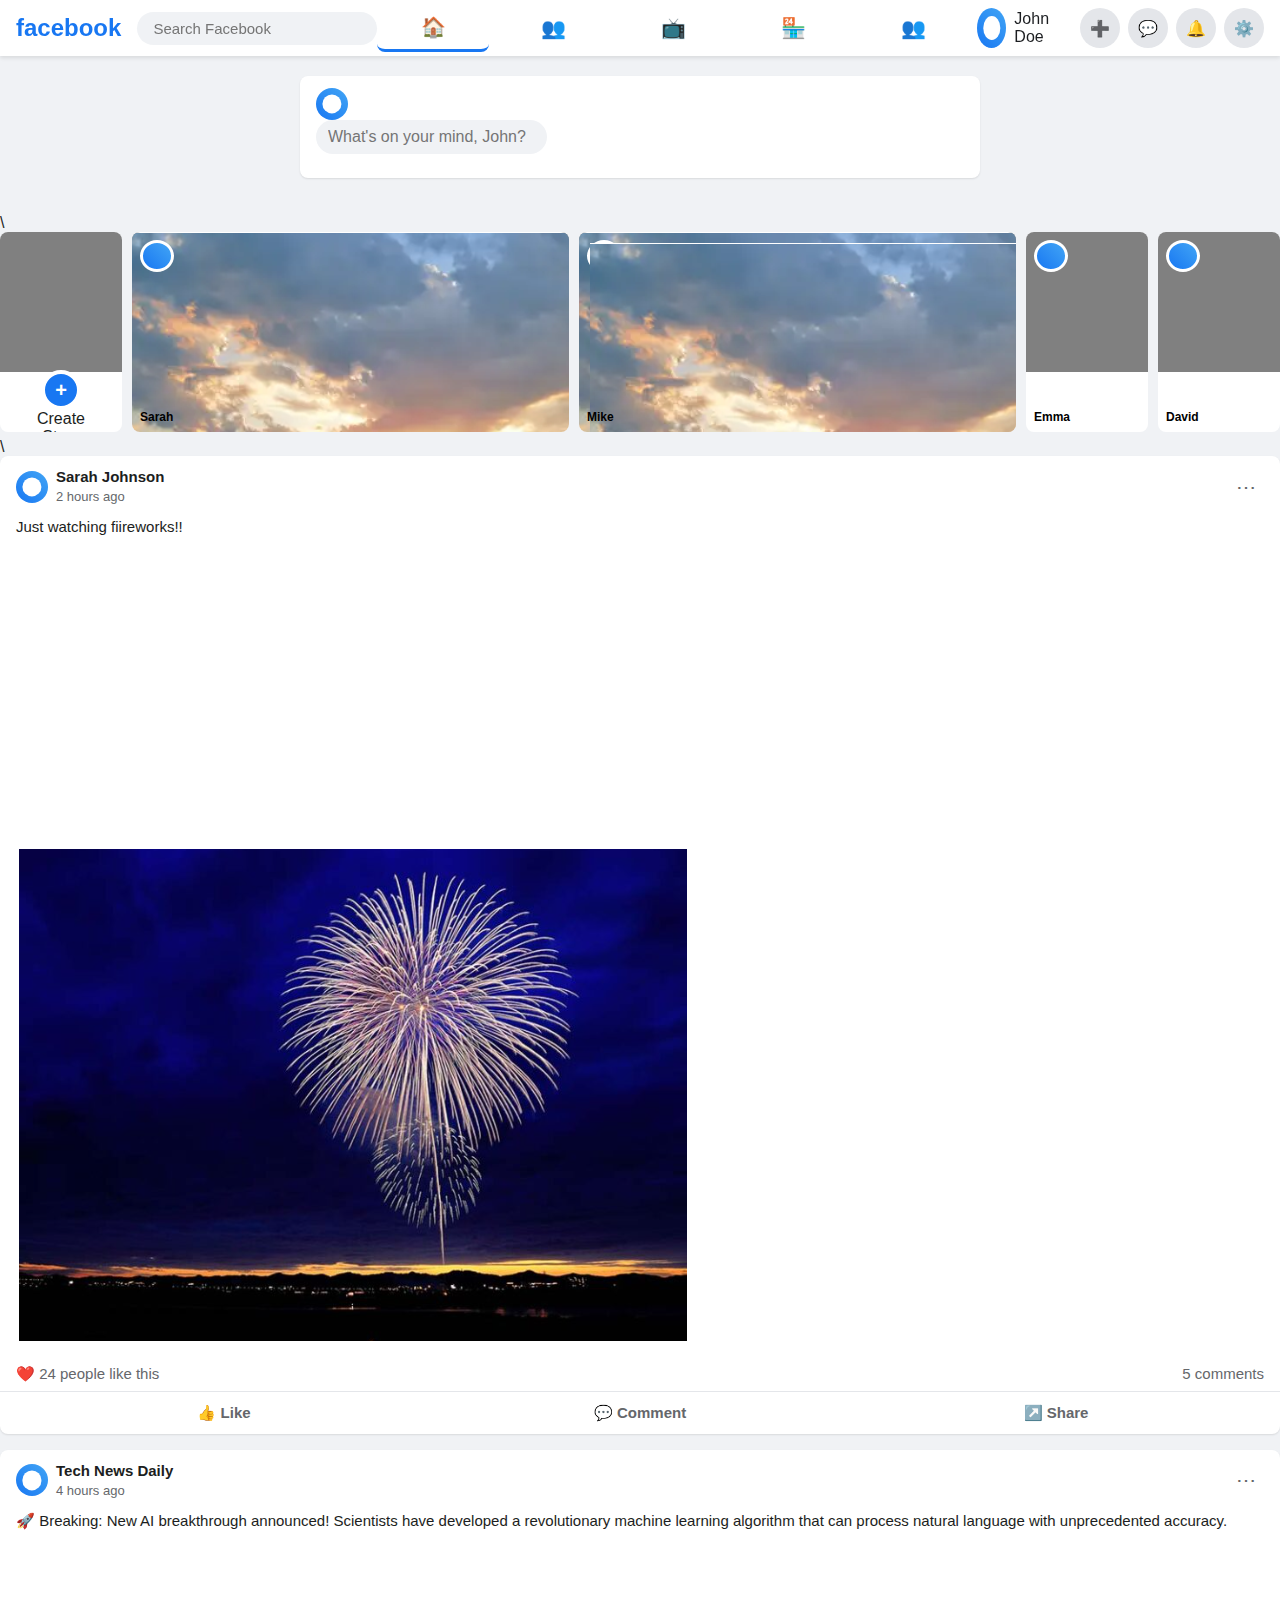
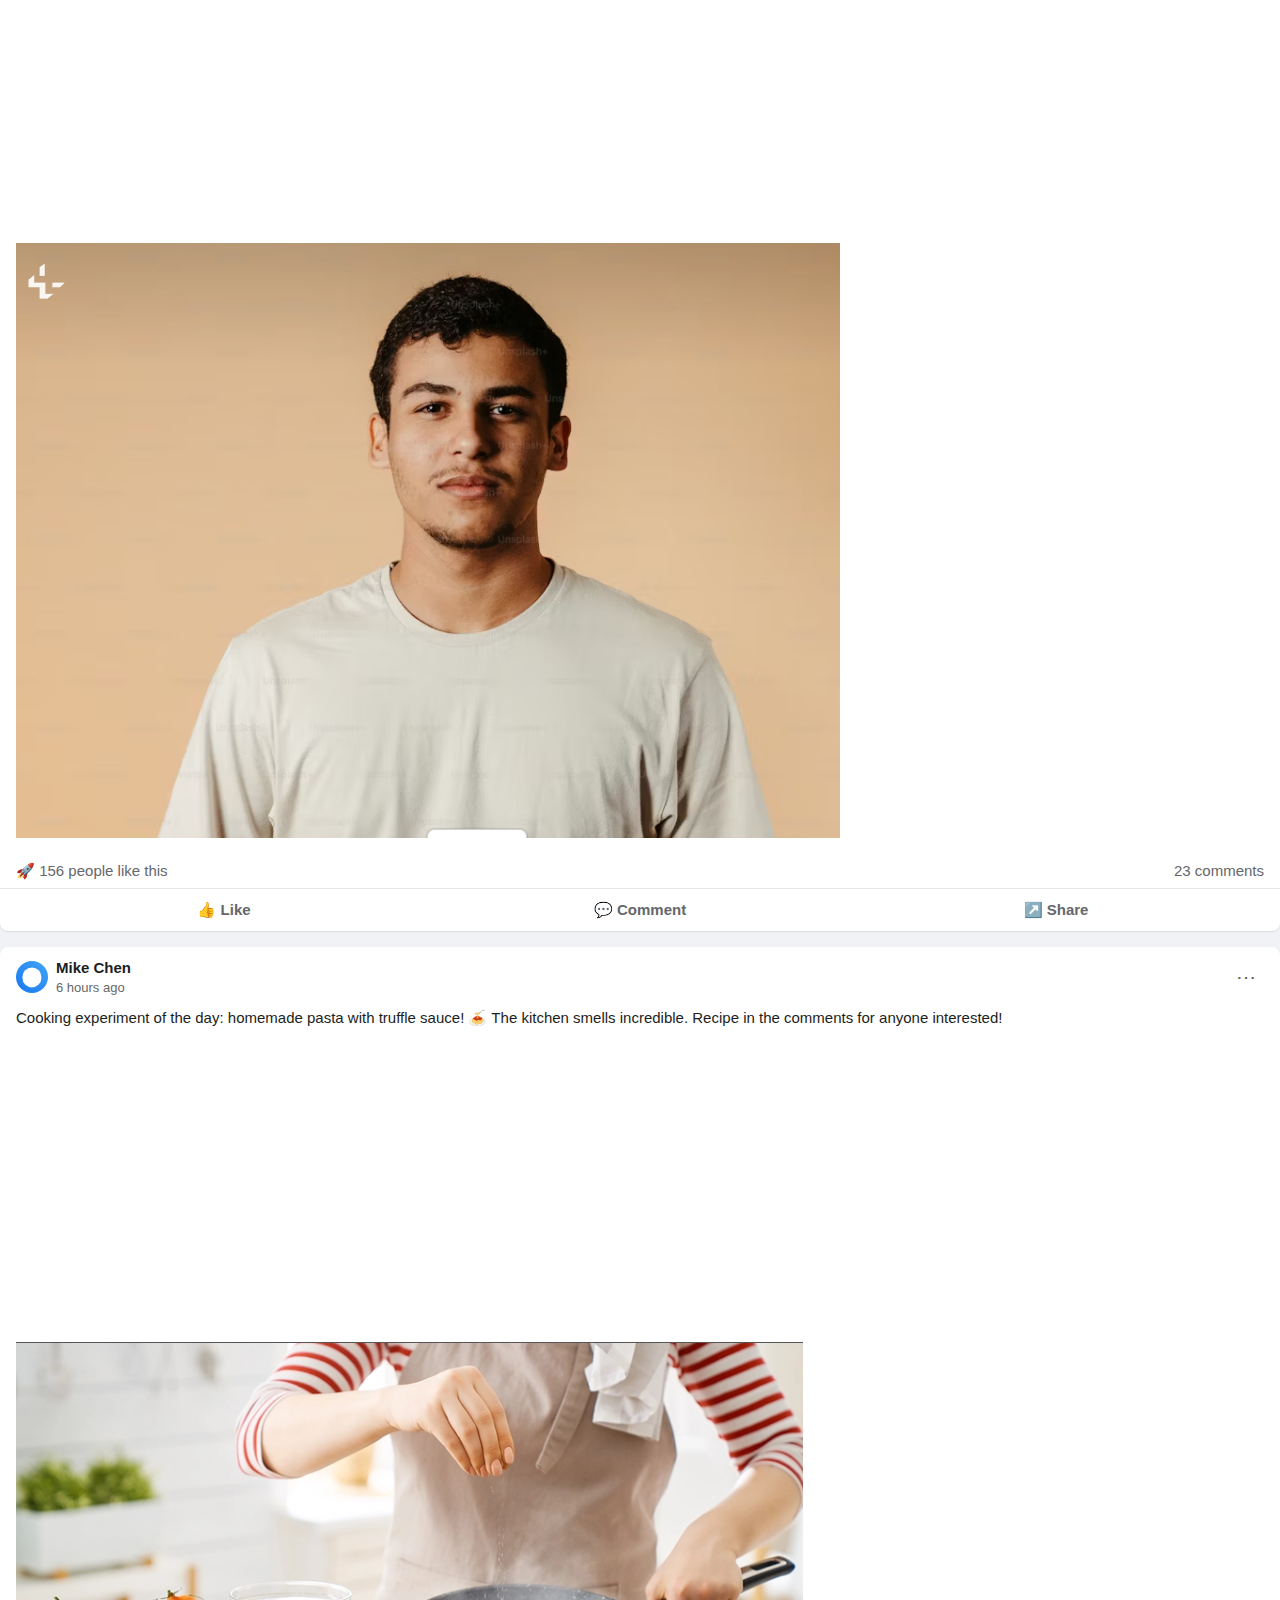
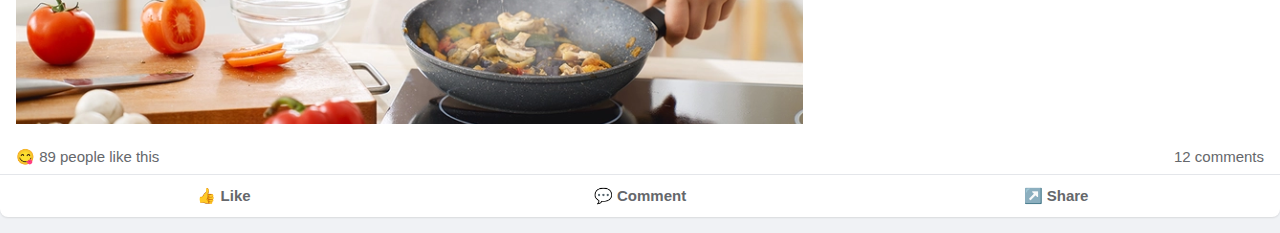
<file: home.html>
<!DOCTYPE html>
<html lang="en">
<head>
    <meta charset="UTF-8">
    <meta name="viewport" content="width=device-width, initial-scale=1.0">
    <title>Facebook</title>
    <link rel="stylesheet" href="home.css">
</head>
<body>
    <!-- Header -->
    <header class="header">
        <div class="header-left">
            <div class="logo">facebook</div>
            <div class="search-bar">
                <input type="text" placeholder="Search Facebook">
            </div>
        </div>
        
        <div class="header-center">
            <div class="nav-icons">
                <div class="nav-icon active">🏠</div>
                <div class="nav-icon">👥</div>
                <div class="nav-icon">📺</div>
                <div class="nav-icon">🏪</div>
                <div class="nav-icon">👥</div>
            </div>
        </div>
        
        <div class="header-right">
            <div class="profile-section">
                <div class="profile-pic"></div>
                <span>John Doe</span>
            </div>
            <div class="header-buttons">
                <button class="header-btn">➕</button>
                <button class="header-btn">💬</button>
                <button class="header-btn">🔔</button>
                <button class="header-btn">⚙️</button>
            </div>
        </div>
    </header>

    <!-- Main Content -->
    <div class="main-container">
        
        </aside>

        <!-- Center Feed -->
        <main class="center-feed">
            <!-- Create Post -->
            <div class="create-post">
                <div class="create-post-top">
                    <div class="profile-pic small"></div>
                    <input type="text" placeholder="What's on your mind, John?">
                </div>
                
                </div>
            </div>

\            <div class="stories-container">
                <div class="story create-story">
                    <div class="story-image"></div>
                    <div class="story-content">
                        <div class="add-story-btn">+</div>
                        <span>Create Story</span>
                    </div>
                </div>
                <div class="story">
                    <div class="story-image">
                        <img src="images\land.png" alt=""/>

                    </div>
                    <div class="story-profile"></div>
                    <span  class="story-name">Sarah</span>
                </div>
                <div class="story">
                    <div class="story-image">
                        <img src="images\land.png" alt=""/>

                    </div>
                    <div class="story-profile">
                        <img src="images\land.png" alt=""/>

                    </div>
                    <span class="story-name">Mike</span>
                </div>
                <div class="story">
                    <div class="story-image"></div>
                    <div class="story-profile"></div>
                    <span class="story-name">Emma</span>
                </div>
                <div class="story">
                    <div class="story-image"></div>
                    <div class="story-profile"></div>
                    <span class="story-name">David</span>
                </div>
               

                
            </div>

\            <div class="post">
                <div class="post-header">
                    <div class="profile-pic small"></div>
                    <div class="post-info">
                        <h4>Sarah Johnson</h4>
                        <span class="post-time">2 hours ago</span>
                    </div>
                    <div class="post-options">⋯</div>
                </div>
                <div class="post-content">
                    <p>Just watching fiireworks!!</p>
                    <div class="post-image"></div>
                    <img src="images\fiireworks.png" alt=""/>
                </div>
                <div class="post-stats">
                    <span>❤️ 24 people like this</span>
                    <span>5 comments</span>
                </div>
                <div class="post-actions">
                    <button class="action-btn">👍 Like</button>
                    <button class="action-btn">💬 Comment</button>
                    <button class="action-btn">↗️ Share</button>
                </div>
            </div>

            <div class="post">
                <div class="post-header">
                    <div class="profile-pic small"></div>
                    <div class="post-info">
                        <h4>Tech News Daily</h4>
                        <span class="post-time">4 hours ago</span>
                    </div>
                    <div class="post-options">⋯</div>
                </div>
                <div class="post-content">
                    <p>🚀 Breaking: New AI breakthrough announced! Scientists have developed a revolutionary machine learning algorithm that can process natural language with unprecedented accuracy.</p>
                    <div class="post-image tech"></div>
                    <img src="images\profile.png" alt=""/>

                </div>
                <div class="post-stats">
                    <span>🚀 156 people like this</span>
                    <span>23 comments</span>
                </div>
                <div class="post-actions">
                    <button class="action-btn">👍 Like</button>
                    <button class="action-btn">💬 Comment</button>
                    <button class="action-btn">↗️ Share</button>
                </div>
            </div>

            <div class="post">
                <div class="post-header">
                    <div class="profile-pic small"></div>
                    <div class="post-info">
                        <h4>Mike Chen</h4>
                        <span class="post-time">6 hours ago</span>
                    </div>
                    <div class="post-options">⋯</div>
                </div>
                <div class="post-content">
                    <p>Cooking experiment of the day: homemade pasta with truffle sauce! 🍝 The kitchen smells incredible. Recipe in the comments for anyone interested!</p>
                    <div class="post-image food"></div>
                    <img src="images\cooking.png" alt=""/>

                </div>
                <div class="post-stats">
                    <span>😋 89 people like this</span>
                    <span>12 comments</span>
                </div>
                <div class="post-actions">
                    <button class="action-btn">👍 Like</button>
                    <button class="action-btn">💬 Comment</button>
                    <button class="action-btn">↗️ Share</button>
                </div>
            </div>
        </main>

     
            </div>
        </aside>
    </div>
</body>
</html>
</file>
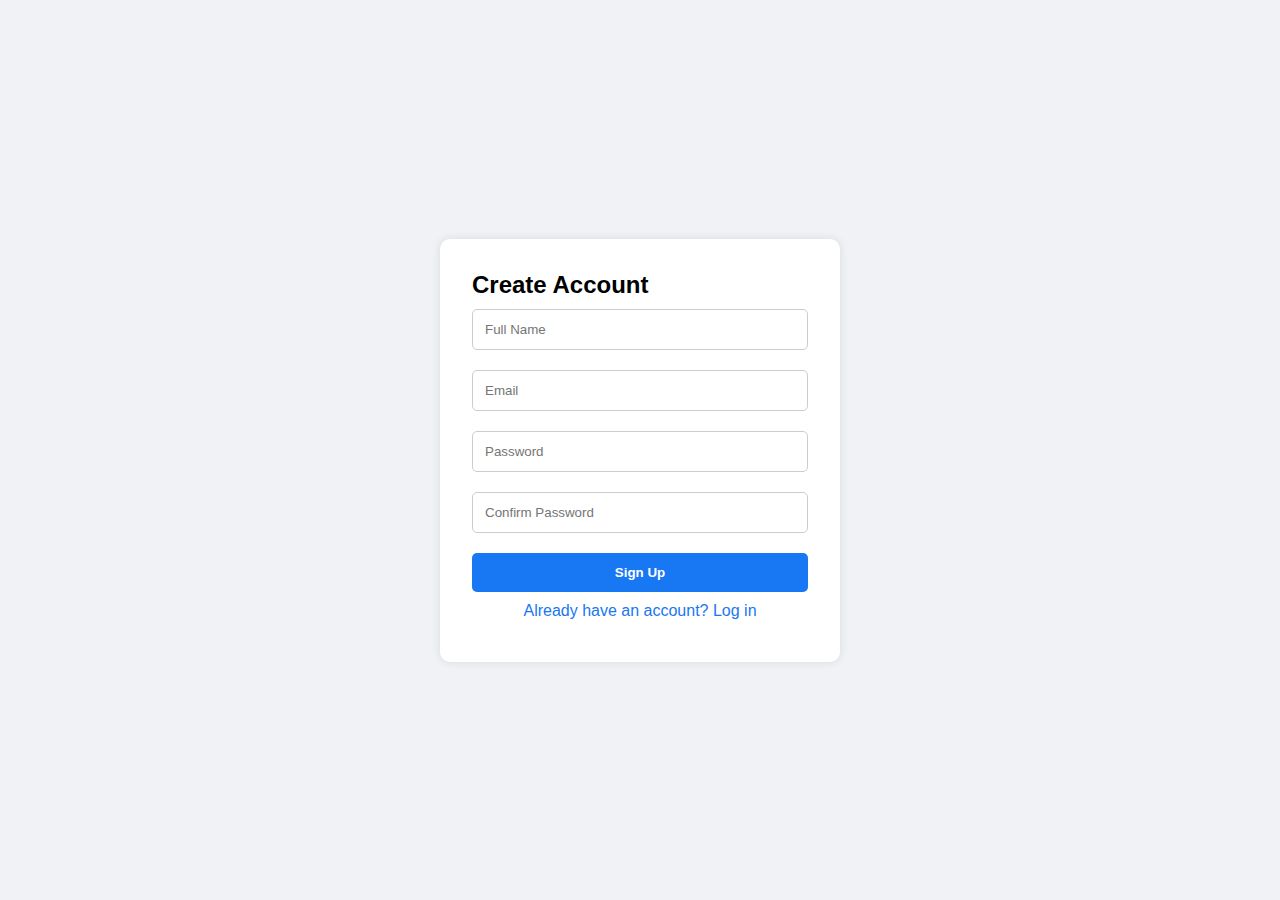
<file: signup.html>
<!DOCTYPE html>
<html lang="en">
<head>
  <meta charset="UTF-8" />
  <meta name="viewport" content="width=device-width, initial-scale=1.0"/>
  <title>Facebook - Sign Up</title>
  <link rel="stylesheet" href="style.css" />
</head>
<body>
  <div class="container">
    <div class="login-box">
      <h2>Create Account</h2>
      <form onsubmit="return createAccount(event)">
        <input type="text" id="name" placeholder="Full Name" required />
        <input type="email" id="email" placeholder="Email" required />
        <input type="password" id="password" placeholder="Password" required />
        <input type="password" id="confirm" placeholder="Confirm Password" required />
        <button type="submit">Sign Up</button>
      </form>
      <a href="index.html">Already have an account? Log in</a>
    </div>
  </div>

  <script>
    function createAccount(e) {
      e.preventDefault();
      const name = document.getElementById("name").value;
      const email = document.getElementById("email").value;
      const password = document.getElementById("password").value;
      const confirm = document.getElementById("confirm").value;

      if (password !== confirm) {
        alert("Passwords do not match!");
        return false;
      }

      // Save credentials to localStorage
      localStorage.setItem("fb_user_email", email);
      localStorage.setItem("fb_user_password", password);
      localStorage.setItem("fb_user_name", name);

      alert("Account created! Please log in.");
      window.location.href = "index.html"; // Redirect to login
      return false;
    }
  </script>
</body>
</html>
</file>
<file: home.css>
* {
  margin: 0;
  padding: 0;
  box-sizing: border-box;
}

body {
  font-family: -apple-system, BlinkMacSystemFont, 'Segoe UI', Roboto, Helvetica, Arial, sans-serif;
  background-color: #f0f2f5;
  color: #1c1e21;
}

/* Header */
.header {
  background: white;
  box-shadow: 0 2px 4px rgba(0, 0, 0, 0.1);
  position: fixed;
  top: 0;
  left: 0;
  right: 0;
  z-index: 1000;
  display: flex;
  align-items: center;
  justify-content: space-between;
  padding: 0 16px;
  height: 56px;
  width: auto;
}

.header-left {
  display: flex;
  align-items: center;
  flex: 1;
}

.logo {
  font-size: 24px;
  font-weight: bold;
  color: #1877f2;
  margin-right: 16px;
  cursor: pointer;
}

.search-bar {
  position: relative;
}

.search-bar input {
  background: #f0f2f5;
  border: none;
  border-radius: 50px;
  padding: 8px 16px;
  width: 240px;
  outline: none;
  font-size: 15px;
}

.search-bar input:focus {
  background: white;
  box-shadow: 0 2px 4px rgba(0, 0, 0, 0.1);
}

.header-center {
  flex: 1;
  display: flex;
  justify-content: center;
}

.nav-icons {
  display: flex;
  gap: 8px;
}

.nav-icon {
  width: 112px;
  height: 48px;
  display: flex;
  align-items: center;
  justify-content: center;
  font-size: 20px;
  cursor: pointer;
  border-radius: 8px;
  transition: background-color 0.2s;
}

.nav-icon:hover {
  background: #f0f2f5;
}

.nav-icon.active {
  color: #1877f2;
  border-bottom: 3px solid #1877f2;
}

.header-right {
  display: flex;
  align-items: center;
  gap: 8px;
  flex: 1;
  justify-content: flex-end;
}

.profile-section {
  display: flex;
  align-items: center;
  gap: 8px;
  padding: 4px 8px;
  border-radius: 50px;
  cursor: pointer;
  transition: background-color 0.2s;
}

.profile-section:hover {
  background: #f0f2f5;
}

.header-buttons {
  display: flex;
  gap: 8px;
}

.header-btn {
  width: 40px;
  height: 40px;
  border: none;
  border-radius: 50px;
  background: #e4e6ea;
  cursor: pointer;
  display: flex;
  align-items: center;
  justify-content: center;
  font-size: 16px;
  transition: background-color 0.2s;
}

.header-btn:hover {
  background: #d8dadf;
}

/* Profile Pictures */
.profile-pic {
  width: 40px;
  height: 40px;
  border-radius: 50%;
  background: linear-gradient(45deg, #1877f2, #42a5f5);
  position: relative;
}

.profile-pic.small {
  width: 32px;
  height: 32px;
}

.profile-pic.tiny {
  width: 24px;
  height: 24px;
}

.profile-pic::after {
  content: '';
  position: absolute;
  top: 50%;
  left: 50%;
  transform: translate(-50%, -50%);
  width: 60%;
  height: 60%;
  background: white;
  border-radius: 50%;
}

/* Main Container */
.main-container {
  display: flex;
  max-width: 1920px;
  margin: 0 auto;
  padding-top: 56px;
  gap: 16px;
}

/* Left Sidebar */
.left-sidebar {
  width: 280px;
  padding: 20px 8px;
  position: fixed;
  height: calc(100vh - 56px);
  overflow-y: auto;
}

.sidebar-item {
  display: flex;
  align-items: center;
  gap: 12px;
  padding: 8px 8px;
  border-radius: 8px;
  cursor: pointer;
  transition: background-color 0.2s;
  margin-bottom: 4px;
}

.sidebar-item:hover {
  background: #e4e6ea;
}

.sidebar-item .icon {
  width: 32px;
  height: 32px;
  display: flex;
  align-items: center;
  justify-content: center;
  font-size: 20px;
}

.sidebar-item span:last-child {
  font-weight: 500;
  font-size: 15px;
}

/* Center Feed */
.center-feed {
  flex: 1;
  max-width: 680px;
  margin: 0 auto;
  padding: 20px 0;
}

/* Create Post */
.create-post {
  background: white;
  border-radius: 8px;
  box-shadow: 0 1px 2px rgba(0, 0, 0, 0.1);
  padding: 12px 16px;
  margin-bottom: 16px;
}

.create-post-top {
  align-items: center;
  gap: 8px;
  margin-bottom: 12px;
}

.create-post-top input {
  flex: 1;
  background: #f0f2f5;
  border: none;
  border-radius: 50px;
  padding: 8px 12px;
  font-size: 16px;
  outline: none;
}

.create-post-top input:focus {
  background: #e4e6ea;
}

.create-post-bottom {
  justify-content: space-around;
  border-top: 1px solid #e4e6ea;
  padding-top: 8px;
}

.post-option {
  display: flex;
  align-items: center;
  gap: 8px;
  padding: 8px 16px;
  border-radius: 8px;
  cursor: pointer;
  transition: background-color 0.2s;
  font-weight: 500;
  color: #65676b;
}

.post-option:hover {
  background: #f0f2f5;
}

.post-option .icon {
  font-size: 20px;
}

/* Stories */
.stories-container {
  display: flex;
  gap: 10px;
  margin-bottom: 1px;
  overflow-x: auto;
  padding-bottom: 5px;
  justify-content: center;
}

.story {
  min-width:122px;
  height: 200px;
  border-radius: 8px;
  position: relative;
  cursor: pointer;
  overflow: hidden;
  transition: transform 0.2s;
  background: white
}


.create-story {
  background: white;
  border: 5px ;
}

.story-image {
  width: 100%;
  height: 140px;
  background: grey;
  background-size: 400% 400%;
}



.story-content {
  padding: 18px;
  display: flex;
  flex-direction: column;
  align-items: center;
  text-align: center;
}

.add-story-btn {
  width: 40px;
  height: 40px;
  background: #1877f2;
  color: white;
  border-radius: 50%;
  display: flex;
  align-items: center;
  justify-content: center;
  font-size: 20px;
  font-weight: bold;
  margin-top: -20px;
  border: 4px solid white;
}

.story-profile {
  width: 34px;
  height: 32px;
  border-radius: 50%;
  background: linear-gradient(45deg, #1877f2, #42a5f5);
  position: absolute;
  top: 8px;
  left: 8px;
  border: 3px solid white;
}

.story-name {
  position: absolute;
  bottom: 8px;
  left: 8px;
  color: black;
  font-weight: bold;
  font-size: 12px;
}

/* Posts */
.post {
  background: white;
  border-radius: 8px;
  box-shadow: 0 1px 2px rgba(0, 0, 0, 0.1);
  margin-bottom: 16px;
  overflow: hidden;
}

.post-header {
  display: flex;
  align-items: center;
  padding: 12px 16px;
  gap: 8px;
}

.post-info {
  flex: 1;
}

.post-info h4 {
  font-size: 15px;
  font-weight: 600;
  margin-bottom: 2px;
}

.post-time {
  font-size: 13px;
  color: #65676b;
}

.post-options {
  width: 36px;
  height: 36px;
  display: flex;
  align-items: center;
  justify-content: center;
  border-radius: 50%;
  cursor: pointer;
  font-size: 20px;
  color: #65676b;
  transition: background-color 0.2s;
}

.post-options:hover {
  background: #f0f2f5;
}

.post-content {
  padding: 0 16px 12px;
}

.post-content p {
  font-size: 15px;
  line-height: 1.33;
  margin-bottom: 12px;
}

.post-image {
  width: 100%;
  height: 300px;
  margin: 0 -16px;
  position: relative;
}





.post-stats {
  padding: 8px 16px;
  display: flex;
  justify-content: space-between;
  font-size: 15px;
  color: #65676b;
  border-bottom: 1px solid #e4e6ea;
}

.post-actions {
  display: flex;
  padding: 4px 16px;
}

.action-btn {
  flex: 1;
  background: none;
  border: none;
  padding: 8px;
  border-radius: 8px;
  cursor: pointer;
  font-size: 15px;
  font-weight: 600;
  color: #65676b;
  transition: background-color 0.2s;
}

.action-btn:hover {
  background: #f0f2f5;
}


@media (max-width: 1100px) {
  .right-sidebar {
      display: none;
  }
  
  .center-feed {
      margin-right: 16px;
  }
}

@media (max-width: 900px) {
  .left-sidebar {
      display: none;
  }
  
  .center-feed {
      margin-left: 16px;
      margin-right: 16px;
  }
  
  .main-container {
      padding: 56px 0 0;
  }
}

@media (max-width: 768px) {
  .header-center {
      display: none;
  }
  
  .search-bar input {
      width: 180px;
  }
  
  .stories-container {
      gap: 4px;
  }
  
  .story {
      min-width: 100px;
      height: 180px;
  }
  
  .center-feed {
      margin: 0 8px;
  }
  
  .header {
      padding: 0 12px;
  }
  
  .logo {
      font-size: 20px;
  }
  
  .post-content p {
      font-size: 14px;
  }
  
  .create-post-top input {
      font-size: 14px;
  }
}

@media (max-width: 480px) {
  .header {
      padding: 0 8px;
  }
  
  .search-bar input {
      width: 120px;
      font-size: 14px;
  }
  
  .profile-section span {
      display: none;
  }
  
  .create-post-bottom {
      flex-direction: column;
      gap: 4px;
  }
  
  .post-option {
      justify-content: center;
  }
  
  .logo {
      font-size: 18px;
      margin-right: 8px;
  }
  
  .header-buttons {
      gap: 4px;
  }
  
  .header-btn {
      width: 36px;
      height: 36px;
      font-size: 14px;
  }
  
  .nav-icon {
      width: 60px;
      height: 44px;
      font-size: 18px;
  }
  
  .post {
      margin-bottom: 12px;
  }
  
  .post-header {
      padding: 10px 12px;
  }
  
  .post-content {
      padding: 0 12px 10px;
  }
  
  .post-content p {
      font-size: 13px;
      line-height: 1.4;
  }
  
  .post-stats {
      padding: 6px 12px;
      font-size: 13px;
  }
  
  .post-actions {
      padding: 2px 12px;
  }
  
  .action-btn {
      font-size: 13px;
      padding: 6px;
  }
  
  .create-post {
      padding: 10px 12px;
      margin-bottom: 12px;
  }
  
  .create-post-top {
      margin-bottom: 10px;
  }
  
  .create-post-top input {
      font-size: 13px;
      padding: 6px 10px;
  }
  
  .post-option {
      padding: 6px 12px;
      font-size: 13px;
  }
  
  .stories-container {
      margin-bottom: 12px;
      gap: 6px;
  }
  
  .story {
      min-width: 90px;
      height: 160px;
  }
  
  .story-name {
      font-size: 11px;
  }
}

@media (max-width: 360px) {
  .header {
      padding: 0 6px;
  }
  
  .logo {
      font-size: 16px;
      margin-right: 6px;
  }
  
  .search-bar input {
      width: 100px;
      font-size: 13px;
      padding: 6px 12px;
  }
  
  .header-btn {
      width: 32px;
      height: 32px;
      font-size: 12px;
  }
  
  .center-feed {
      margin: 0 4px;
  }
  
  .post-header {
      padding: 8px 10px;
  }
  
  .post-content {
      padding: 0 10px 8px;
  }
  
  .post-stats {
      padding: 4px 10px;
      font-size: 12px;
  }
  
  .post-actions {
      padding: 2px 10px;
  }
  
  .action-btn {
      font-size: 12px;
      padding: 4px;
  }
  
  .create-post {
      padding: 8px 10px;
  }
  
  .story {
      min-width: 80px;
      height: 140px;
  }
  
  .story-image {
      height: 100px;
  }
}
</file>
<file: style.css>
* {
    box-sizing: border-box;
    margin: 0;
    padding: 0;
    font-family: Arial, sans-serif;
  }
  
  body {
    background-color: #f0f2f5;
  }
  
  .container {
    display: flex;
    justify-content: center;
    align-items: center;
    height: 100vh;
  }
  
  .login-box {
    background: white;
    padding: 2rem;
    border-radius: 10px;
    width: 90%;
    max-width: 400px;
    box-shadow: 0 0 10px rgba(0, 0, 0, 0.1);
  }
  
  .login-box h1 {
    color: #1877f2;
    text-align: center;
    margin-bottom: 1.5rem;
    font-size: 2.5rem;
  }
  
  .login-box input {
    width: 100%;
    padding: 12px;
    margin: 10px 0;
    border: 1px solid #ccc;
    border-radius: 5px;
  }
  
  .login-box button {
    width: 100%;
    padding: 12px;
    background-color: #1877f2;
    color: white;
    border: none;
    border-radius: 5px;
    font-weight: bold;
    margin-top: 10px;
    cursor: pointer;
  }
  
  .login-box .create-btn {
    background-color: #42b72a;
  }
  
  .login-box a {
    display: block;
    text-align: center;
    margin: 10px 0;
    color: #1877f2;
    text-decoration: none;
  }
  
  hr {
    margin: 20px 0;
  }
  
  .header {
    display: flex;
    justify-content: space-between;
    align-items: center;
    padding: 1rem;
    background-color: #1877f2;
    color: white;
  }
  
  .header input {
    padding: 8px;
    width: 60%;
    border: none;
    border-radius: 5px;
  }
  
  .main-content {
    padding: 1rem;
  }
  
  .post-box {
    background: white;
    padding: 1rem;
    border-radius: 10px;
    margin-bottom: 1rem;
  }
  
  .post-box textarea {
    width: 100%;
    height: 60px;
    padding: 10px;
    resize: none;
  }
  
  .post-box button {
    margin-top: 10px;
    padding: 10px;
    background-color: #1877f2;
    color: white;
    border: none;
    border-radius: 5px;
    float: right;
  }
  
  .feed .post {
    background: white;
    padding: 1rem;
    margin-bottom: 1rem;
    border-radius: 10px;
  }
</file>
